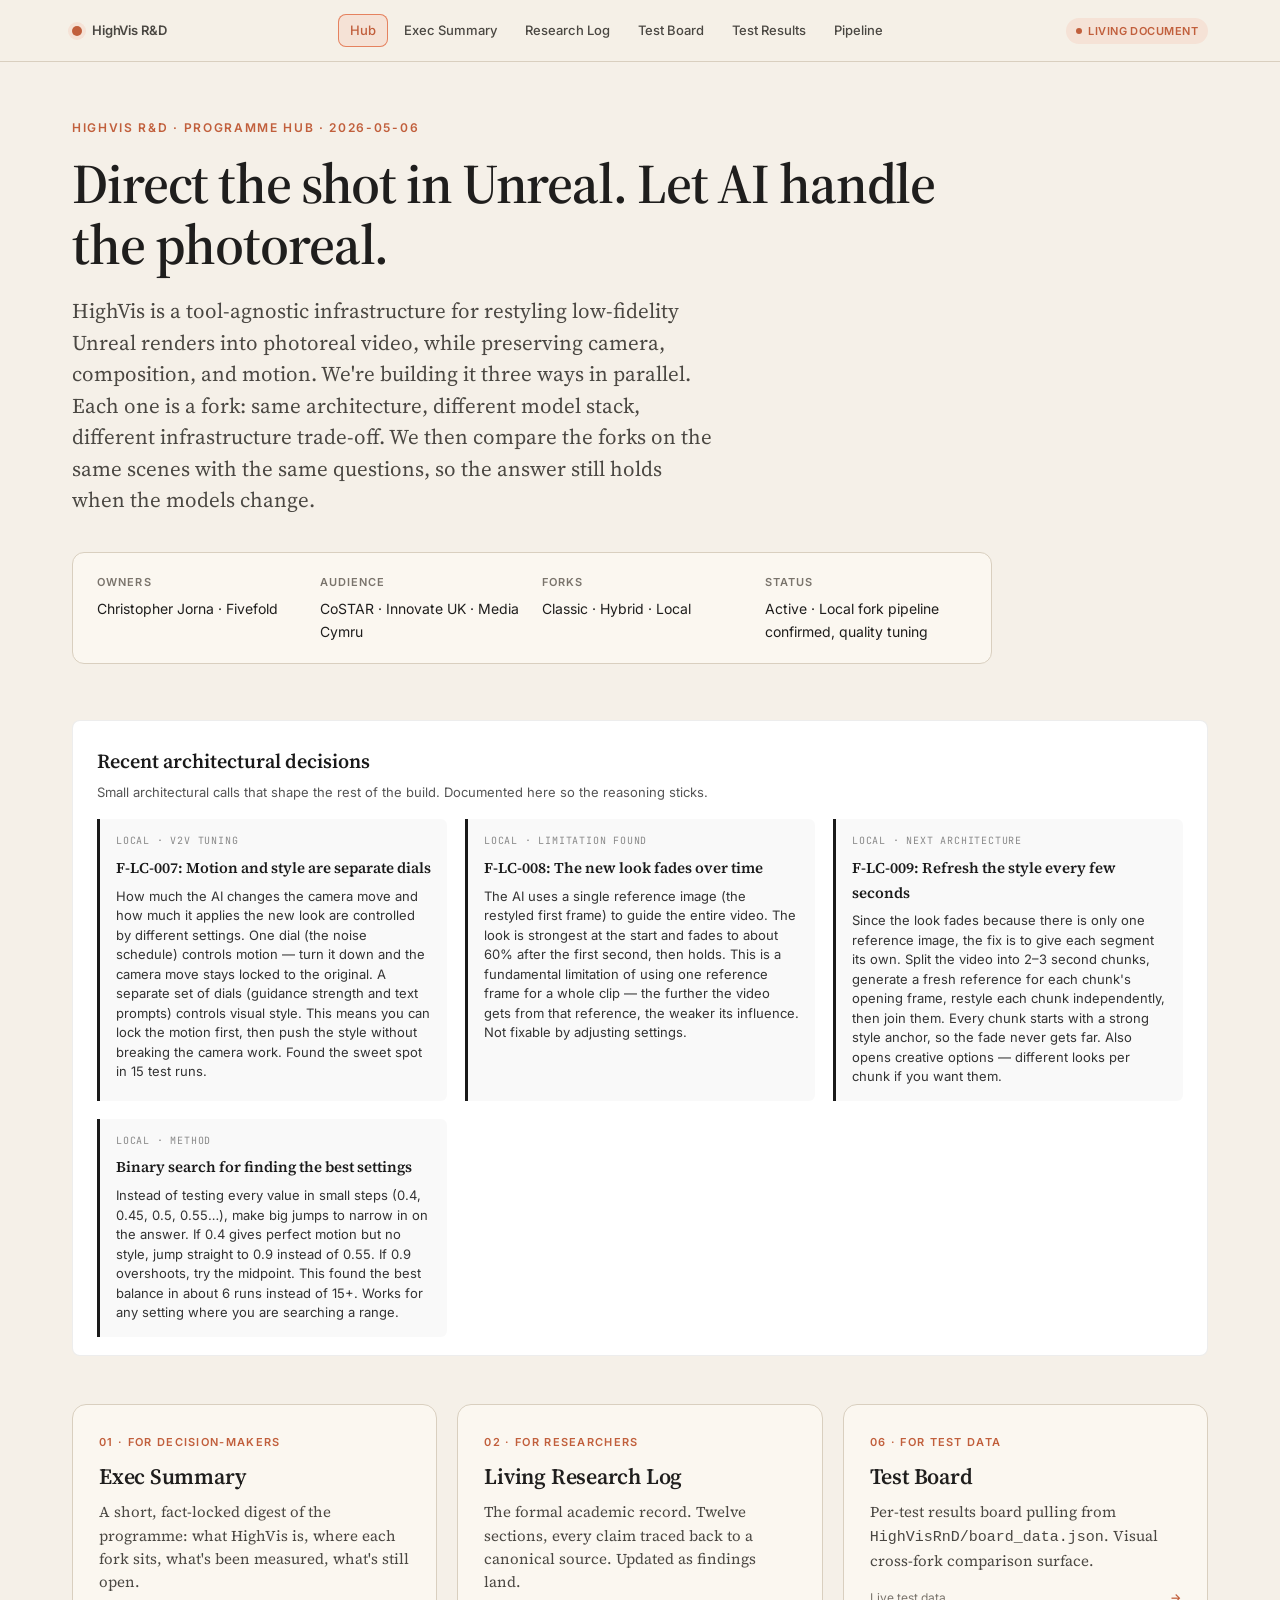
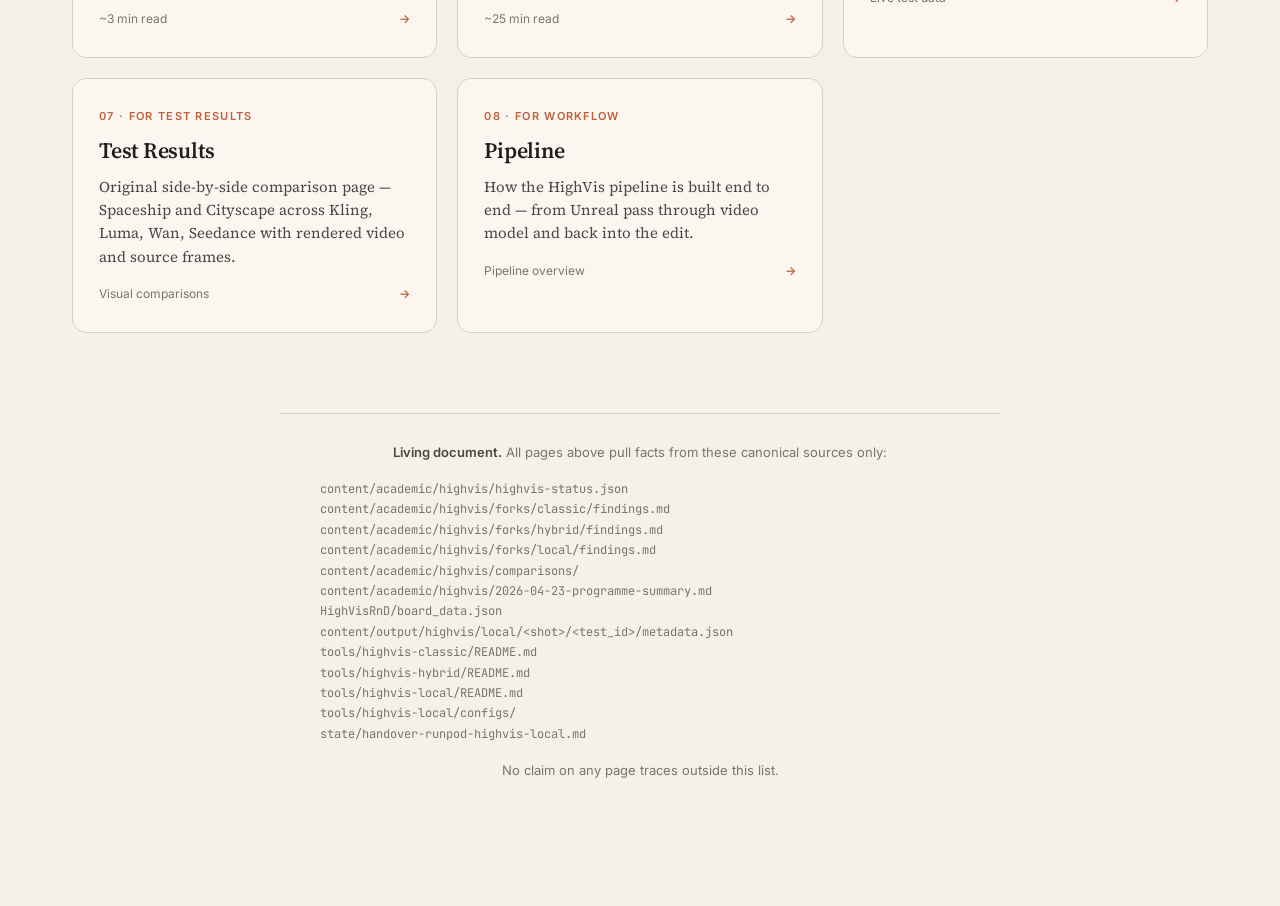
<file: index.html>
<!DOCTYPE html>
<html lang="en">
<head>
<meta charset="UTF-8">
<meta name="viewport" content="width=device-width, initial-scale=1.0">
<title>HighVis R&amp;D — Programme Hub</title>
<link rel="preconnect" href="https://fonts.googleapis.com">
<link rel="preconnect" href="https://fonts.gstatic.com" crossorigin>
<link href="https://fonts.googleapis.com/css2?family=Source+Serif+4:opsz,wght@8..60,400;8..60,500;8..60,600;8..60,700&family=Inter:wght@400;500;600&family=JetBrains+Mono:wght@400;500&display=swap" rel="stylesheet">
<link rel="stylesheet" href="highvis-shared.css">
<style>
  .decisions { margin: 8px 0 40px; padding: 24px 24px 18px; border: 1px solid rgba(26,26,26,0.08); border-radius: 8px; background: #fff; }
  .decisions-title { font-family: 'Source Serif 4', serif; font-size: 20px; font-weight: 600; color: #1a1a1a; margin-bottom: 4px; }
  .decisions-sub { font-family: 'Inter', sans-serif; font-size: 13px; color: #555; margin-bottom: 16px; }
  .decisions-grid { display: grid; grid-template-columns: repeat(auto-fit, minmax(260px, 1fr)); gap: 18px; }
  .decision { padding: 14px 16px; border-left: 3px solid #1a1a1a; background: rgba(26,26,26,0.025); border-radius: 0 6px 6px 0; }
  .decision-tag { font-family: 'JetBrains Mono', monospace; font-size: 10px; letter-spacing: 0.08em; text-transform: uppercase; color: #888; margin-bottom: 6px; }
  .decision-head { font-family: 'Source Serif 4', serif; font-size: 15px; font-weight: 600; color: #1a1a1a; margin-bottom: 6px; }
  .decision-body { font-family: 'Inter', sans-serif; font-size: 13px; line-height: 1.5; color: #333; }
  .decision-body code { font-family: 'JetBrains Mono', monospace; font-size: 12px; background: rgba(26,26,26,0.06); padding: 1px 4px; border-radius: 3px; }
</style>
</head>
<body data-page="hub">

<div class="layout layout--single">
  <main>
    <section class="hero hero--wide">
      <div class="eyebrow">HighVis R&amp;D · Programme Hub · 2026-05-06</div>
      <h1 class="title">Direct the shot in Unreal. Let AI handle the photoreal.</h1>
      <p class="subtitle">HighVis is a tool-agnostic infrastructure for restyling low-fidelity Unreal renders into photoreal video, while preserving camera, composition, and motion. We're building it three ways in parallel. Each one is a fork: same architecture, different model stack, different infrastructure trade-off. We then compare the forks on the same scenes with the same questions, so the answer still holds when the models change.</p>
      <div class="meta-grid">
        <div class="meta-item"><div class="meta-label">Owners</div><div class="meta-value">Christopher Jorna · Fivefold</div></div>
        <div class="meta-item"><div class="meta-label">Audience</div><div class="meta-value">CoSTAR · Innovate UK · Media Cymru</div></div>
        <div class="meta-item"><div class="meta-label">Forks</div><div class="meta-value">Classic · Hybrid · Local</div></div>
        <div class="meta-item"><div class="meta-label">Status</div><div class="meta-value">Active · Local fork pipeline confirmed, quality tuning</div></div>
      </div>
    </section>

    <section class="decisions" aria-label="Notable build decisions">
      <div class="decisions-title">Recent architectural decisions</div>
      <div class="decisions-sub">Small architectural calls that shape the rest of the build. Documented here so the reasoning sticks.</div>
      <div class="decisions-grid">
        <div class="decision">
          <div class="decision-tag">Local · V2V tuning</div>
          <div class="decision-head">F-LC-007: Motion and style are separate dials</div>
          <div class="decision-body">How much the AI changes the camera move and how much it applies the new look are controlled by different settings. One dial (the noise schedule) controls motion — turn it down and the camera move stays locked to the original. A separate set of dials (guidance strength and text prompts) controls visual style. This means you can lock the motion first, then push the style without breaking the camera work. Found the sweet spot in 15 test runs.</div>
        </div>
        <div class="decision">
          <div class="decision-tag">Local · limitation found</div>
          <div class="decision-head">F-LC-008: The new look fades over time</div>
          <div class="decision-body">The AI uses a single reference image (the restyled first frame) to guide the entire video. The look is strongest at the start and fades to about 60% after the first second, then holds. This is a fundamental limitation of using one reference frame for a whole clip — the further the video gets from that reference, the weaker its influence. Not fixable by adjusting settings.</div>
        </div>
        <div class="decision">
          <div class="decision-tag">Local · next architecture</div>
          <div class="decision-head">F-LC-009: Refresh the style every few seconds</div>
          <div class="decision-body">Since the look fades because there is only one reference image, the fix is to give each segment its own. Split the video into 2–3 second chunks, generate a fresh reference for each chunk's opening frame, restyle each chunk independently, then join them. Every chunk starts with a strong style anchor, so the fade never gets far. Also opens creative options — different looks per chunk if you want them.</div>
        </div>
        <div class="decision">
          <div class="decision-tag">Local · method</div>
          <div class="decision-head">Binary search for finding the best settings</div>
          <div class="decision-body">Instead of testing every value in small steps (0.4, 0.45, 0.5, 0.55…), make big jumps to narrow in on the answer. If 0.4 gives perfect motion but no style, jump straight to 0.9 instead of 0.55. If 0.9 overshoots, try the midpoint. This found the best balance in about 6 runs instead of 15+. Works for any setting where you are searching a range.</div>
        </div>
      </div>
    </section>

    <section class="hub-grid">
      <a class="hub-card" href="highvis-summary.html">
        <div class="card-eyebrow">01 · For decision-makers</div>
        <div class="card-title">Exec Summary</div>
        <div class="card-body">A short, fact-locked digest of the programme: what HighVis is, where each fork sits, what's been measured, what's still open.</div>
        <div class="card-meta">~3 min read<span class="arrow">→</span></div>
      </a>

      <a class="hub-card" href="research-log.html">
        <div class="card-eyebrow">02 · For researchers</div>
        <div class="card-title">Living Research Log</div>
        <div class="card-body">The formal academic record. Twelve sections, every claim traced back to a canonical source. Updated as findings land.</div>
        <div class="card-meta">~25 min read<span class="arrow">→</span></div>
      </a>

      <!-- Hidden pending QC: blog, social, scripts
      <a class="hub-card" href="highvis-blog.html">
        <div class="card-eyebrow">03 · For VFX practitioners</div>
        <div class="card-title">VFX Blog Series</div>
        <div class="card-body">Five posts in CJ's voice, walking through the build: why three forks, where Classic hit its ceiling, why Local exists, what's actually proven yet.</div>
        <div class="card-meta">Long-form posts · ~5 min each<span class="arrow">→</span></div>
      </a>

      <a class="hub-card" href="highvis-social.html">
        <div class="card-eyebrow">04 · For LinkedIn / X</div>
        <div class="card-title">Social Posts</div>
        <div class="card-body">Long-form LinkedIn versions and short X threads — with image suggestions ready to lift into a post.</div>
        <div class="card-meta">LinkedIn long-form + X threads<span class="arrow">→</span></div>
      </a>

      <a class="hub-card" href="highvis-scripts.html">
        <div class="card-eyebrow">05 · For video</div>
        <div class="card-title">One-Minute Scripts</div>
        <div class="card-body">Five 60-second video scripts in CJ's spoken-word voice — hook, setup, middle, payoff, CTA. Ready to record.</div>
        <div class="card-meta">60s scripts · ~150 words each<span class="arrow">→</span></div>
      </a>
      -->

      <a class="hub-card" href="board.html">
        <div class="card-eyebrow">06 · For test data</div>
        <div class="card-title">Test Board</div>
        <div class="card-body">Per-test results board pulling from <code>HighVisRnD/board_data.json</code>. Visual cross-fork comparison surface.</div>
        <div class="card-meta">Live test data<span class="arrow">→</span></div>
      </a>

      <a class="hub-card" href="comparisons.html">
        <div class="card-eyebrow">07 · For test results</div>
        <div class="card-title">Test Results</div>
        <div class="card-body">Original side-by-side comparison page — Spaceship and Cityscape across Kling, Luma, Wan, Seedance with rendered video and source frames.</div>
        <div class="card-meta">Visual comparisons<span class="arrow">→</span></div>
      </a>

      <a class="hub-card" href="pipeline.html">
        <div class="card-eyebrow">08 · For workflow</div>
        <div class="card-title">Pipeline</div>
        <div class="card-body">How the HighVis pipeline is built end to end — from Unreal pass through video model and back into the edit.</div>
        <div class="card-meta">Pipeline overview<span class="arrow">→</span></div>
      </a>
    </section>

    <div class="colophon">
      <p><strong>Living document.</strong> All pages above pull facts from these canonical sources only:</p>
      <ul>
        <li>content/academic/highvis/highvis-status.json</li>
        <li>content/academic/highvis/forks/classic/findings.md</li>
        <li>content/academic/highvis/forks/hybrid/findings.md</li>
        <li>content/academic/highvis/forks/local/findings.md</li>
        <li>content/academic/highvis/comparisons/</li>
        <li>content/academic/highvis/2026-04-23-programme-summary.md</li>
        <li>HighVisRnD/board_data.json</li>
        <li>content/output/highvis/local/&lt;shot&gt;/&lt;test_id&gt;/metadata.json</li>
        <li>tools/highvis-classic/README.md</li>
        <li>tools/highvis-hybrid/README.md</li>
        <li>tools/highvis-local/README.md</li>
        <li>tools/highvis-local/configs/</li>
        <li>state/handover-runpod-highvis-local.md</li>
      </ul>
      <p style="margin-top: 16px;">No claim on any page traces outside this list.</p>
    </div>
  </main>
</div>

<script src="highvis-nav.js"></script>
<script src="highvis-review.js" defer></script>
</body>
</html>
</file>
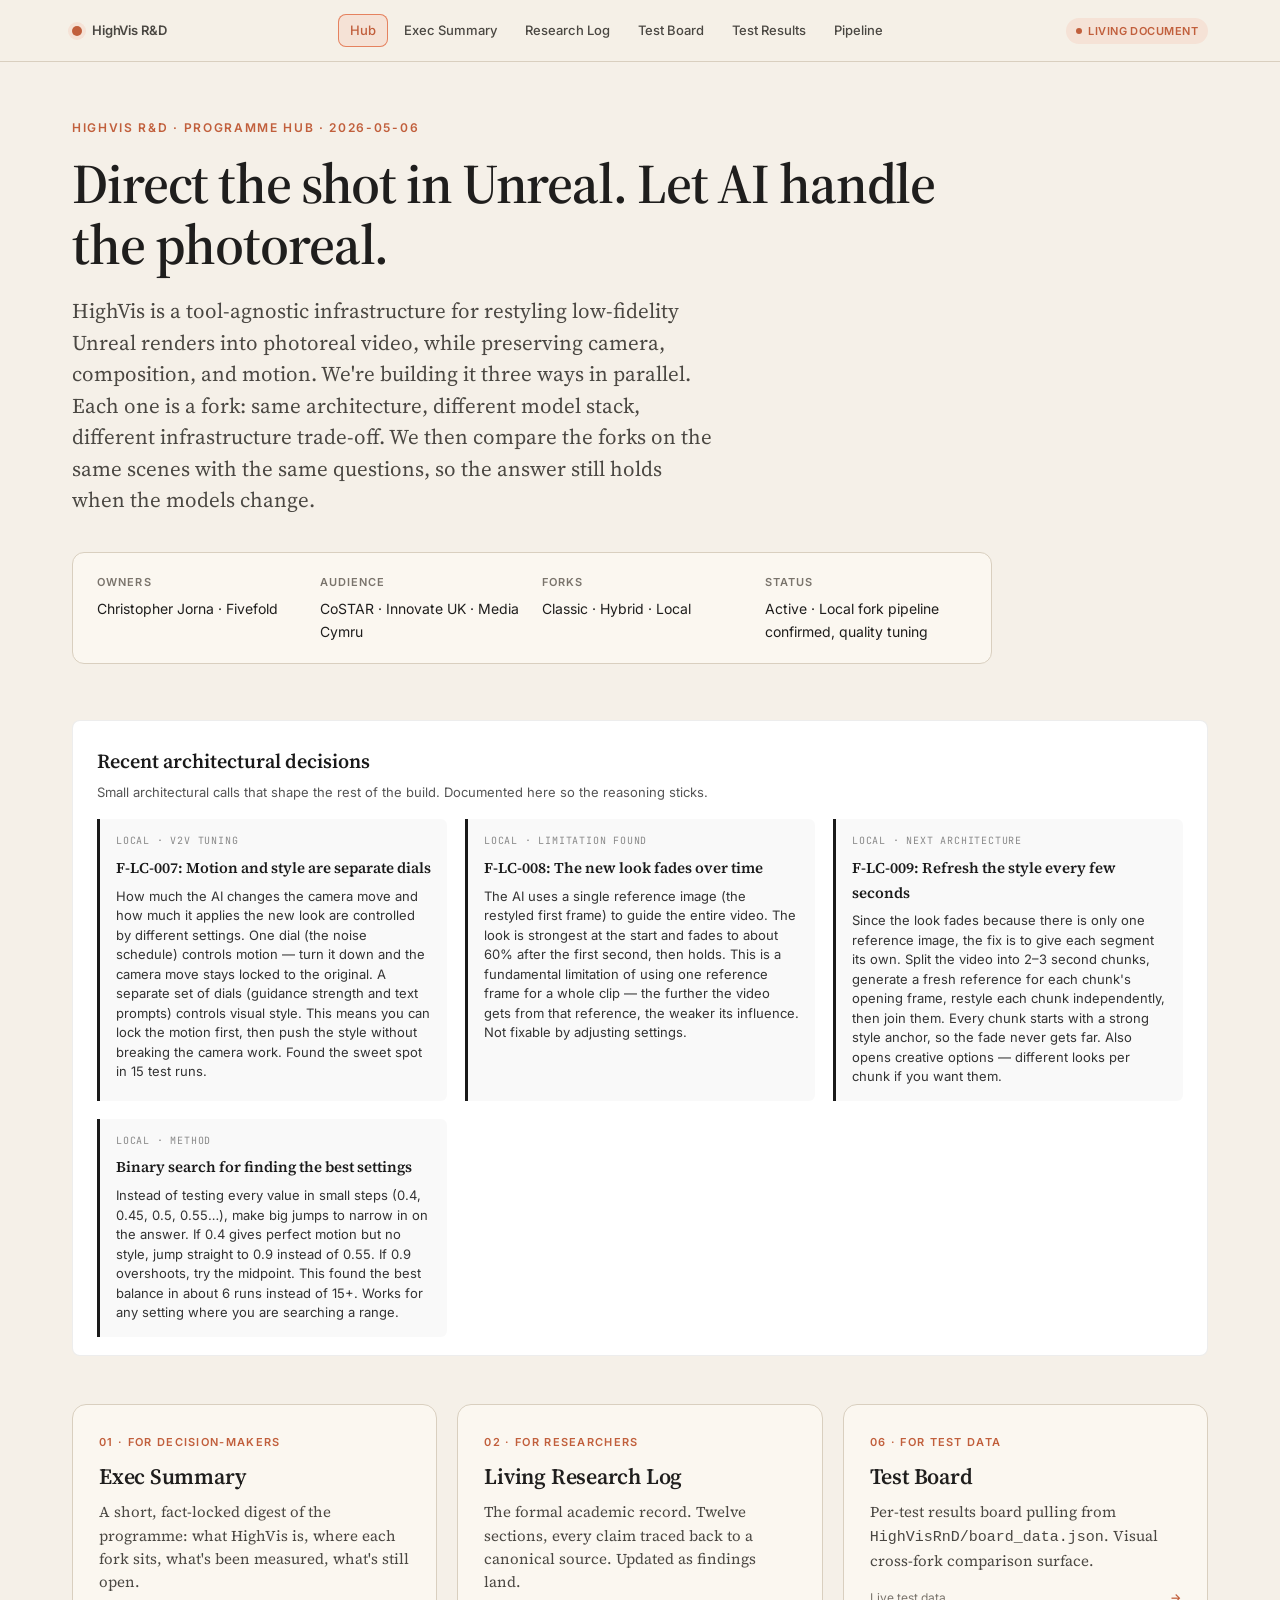
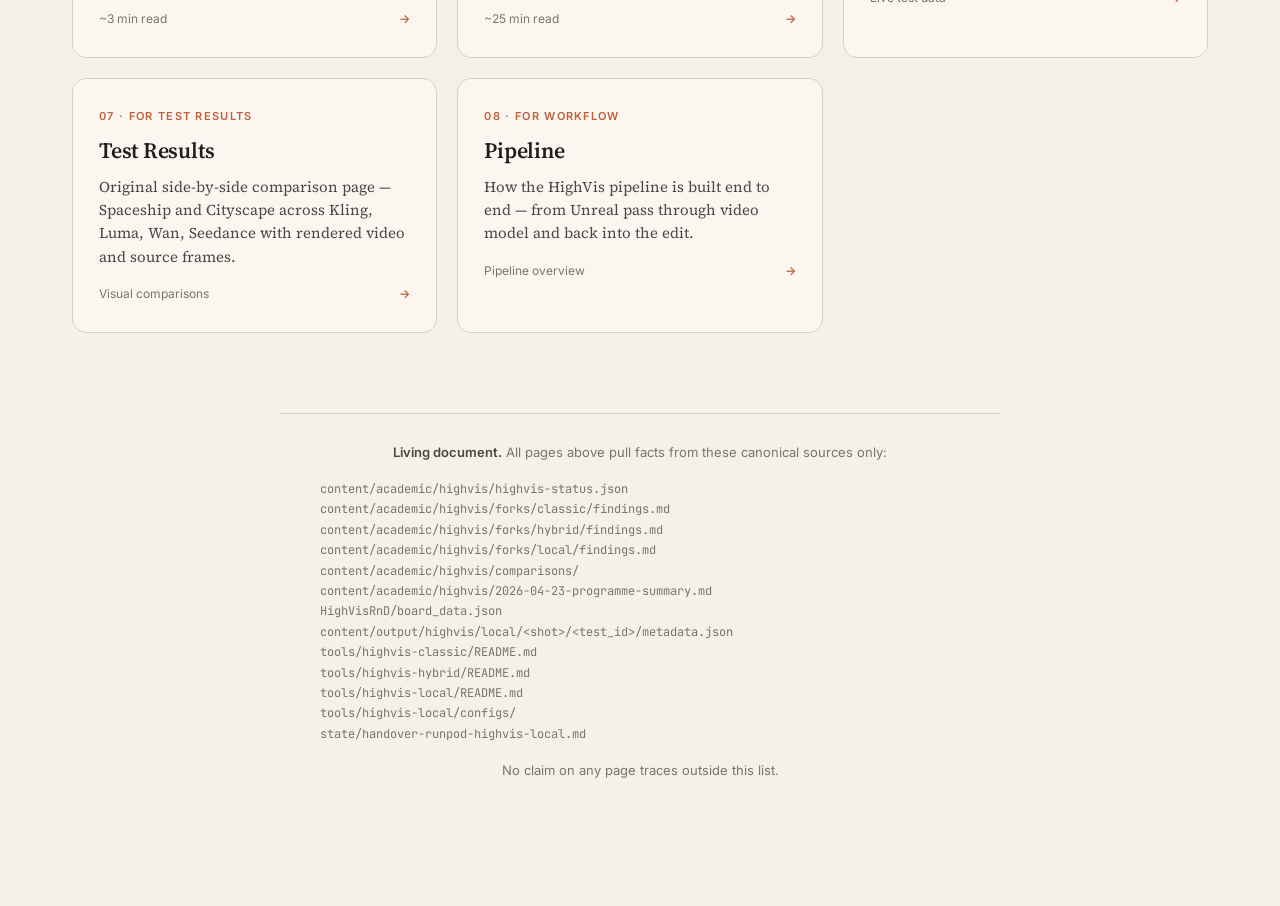
<file: highvis.html>
<!DOCTYPE html>
<html lang="en">
<head>
<meta charset="UTF-8">
<title>HighVis R&D — Fivefold</title>
<meta http-equiv="refresh" content="0; url=index.html">
<link rel="canonical" href="index.html">
<meta name="robots" content="noindex,nofollow">
</head>
<body>
<p>Redirecting to <a href="index.html">the hub</a>…</p>
<script>location.replace('index.html');</script>
</body>
</html>
</file>
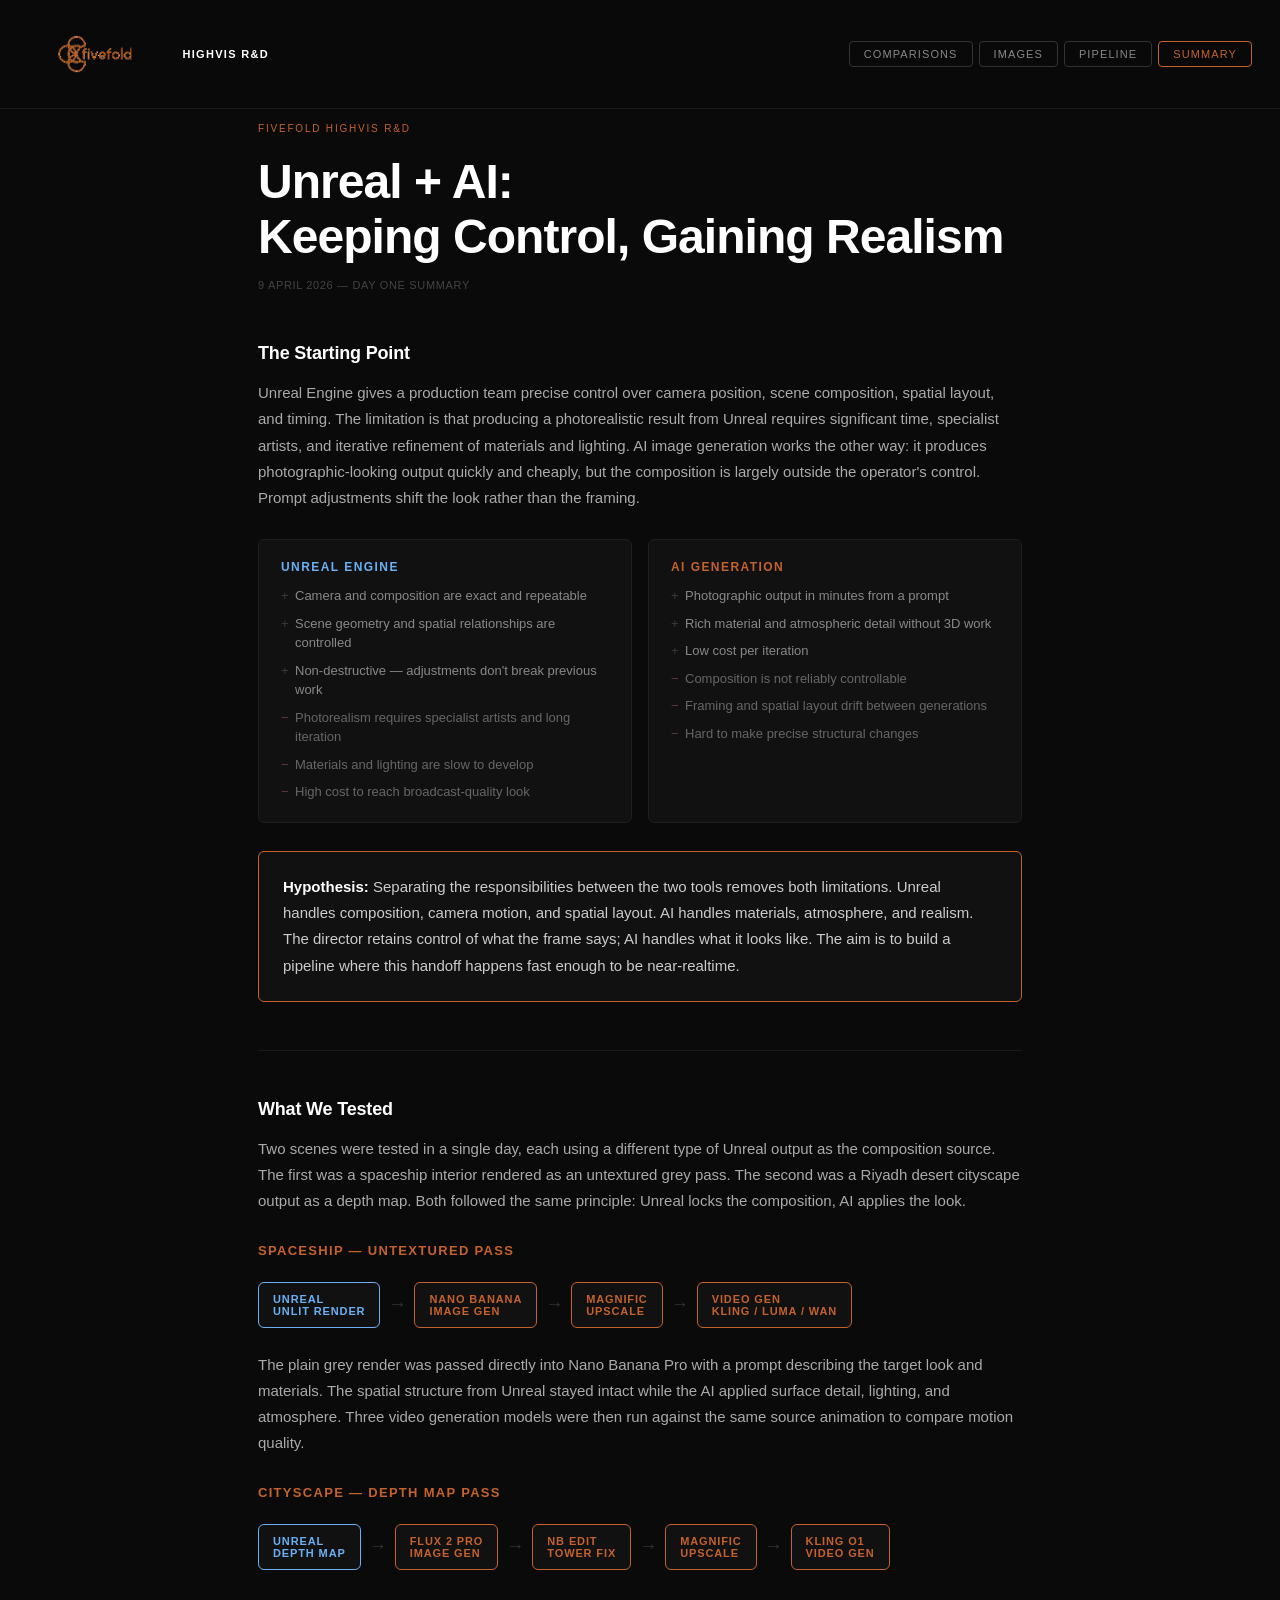
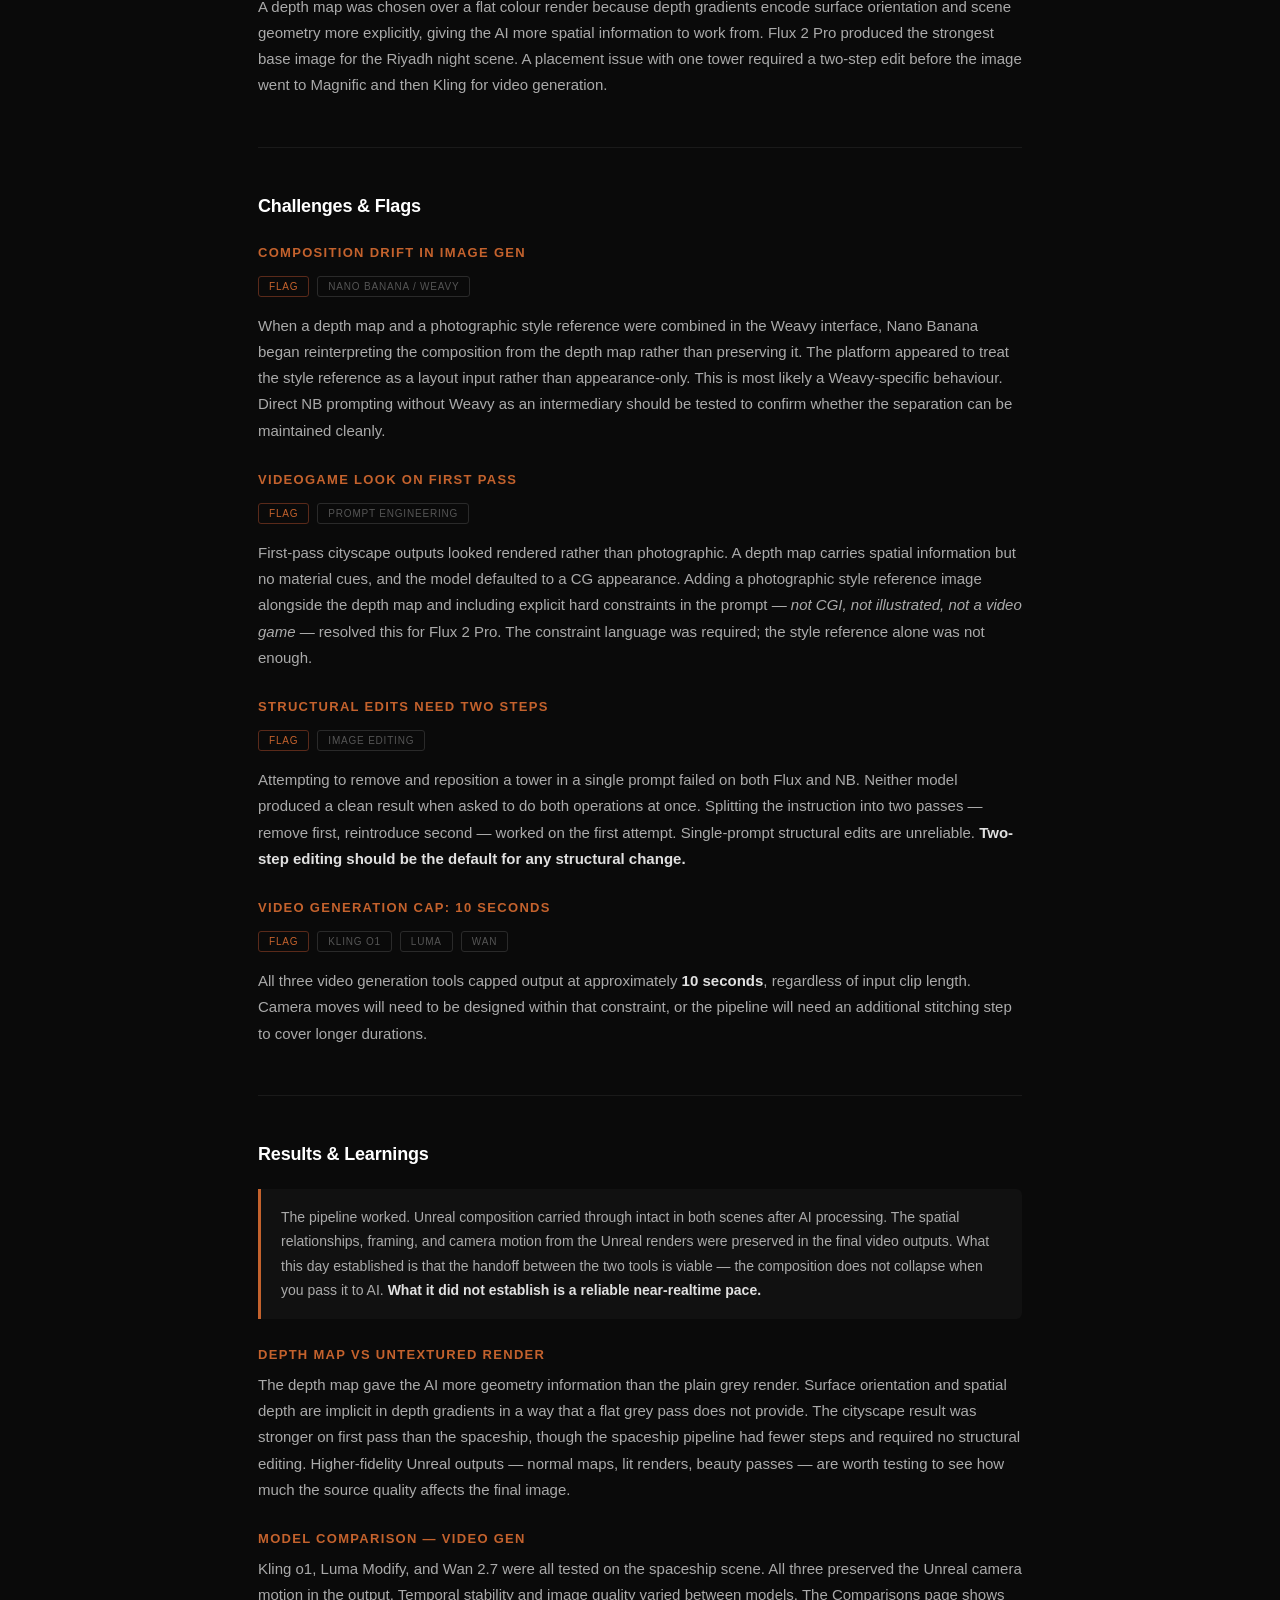
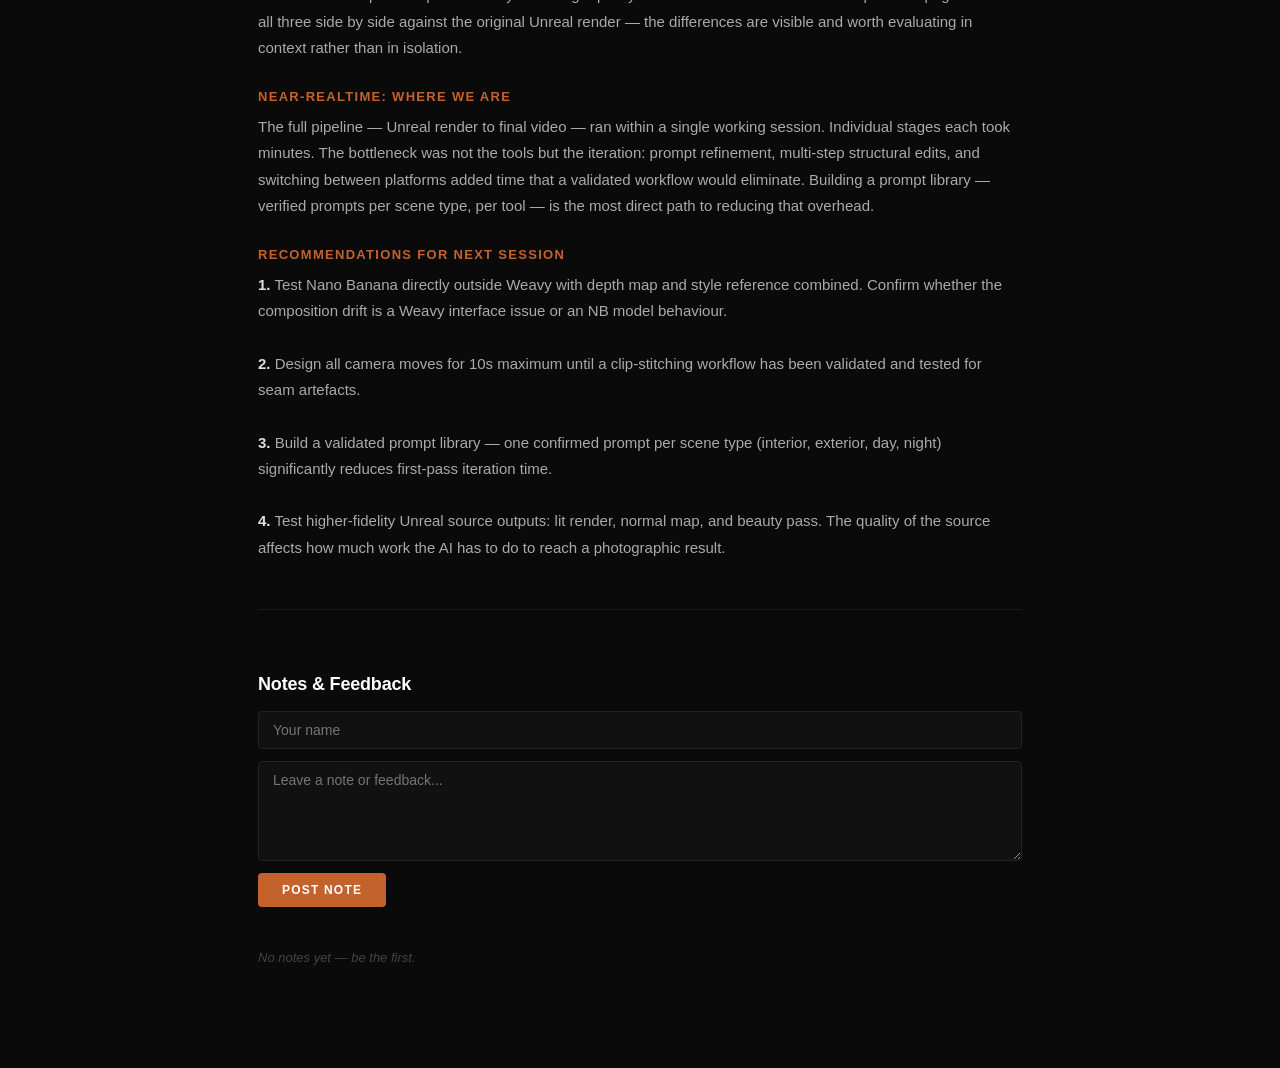
<file: writeup.html>
<!DOCTYPE html>
<html lang="en">
<head>
<meta charset="UTF-8">
<meta name="viewport" content="width=device-width, initial-scale=1.0">
<title>Summary — HighVis R&D — Fivefold</title>
<style>
* { box-sizing: border-box; margin: 0; padding: 0; }
:root { --orange: #c4622d; }

body {
  background: #0a0a0a; color: #e0e0e0;
  font-family: -apple-system, BlinkMacSystemFont, "Segoe UI", sans-serif;
}

nav {
  position: fixed; top: 0; left: 0; right: 0; z-index: 200;
  display: flex; align-items: center; justify-content: space-between;
  padding: 14px 28px;
  background: rgba(10,10,10,0.95); border-bottom: 1px solid #1a1a1a;
  backdrop-filter: blur(8px);
}
.nav-brand { display: flex; align-items: center; gap: 12px; }
.nav-brand img { height: 80px; }
.nav-brand span { font-size: 11px; font-weight: 600; letter-spacing: 0.12em; text-transform: uppercase; color: #fff; }
.nav-links { display: flex; gap: 6px; }
.nav-link {
  font-size: 11px; text-transform: uppercase; letter-spacing: 0.1em;
  color: #888; text-decoration: none; padding: 6px 14px;
  border: 1px solid #333; border-radius: 4px; transition: all 0.15s;
}
.nav-link:hover { color: #fff; border-color: #555; }
.nav-link.active { color: var(--orange); border-color: var(--orange); }

main { max-width: 820px; margin: 0 auto; padding: 120px 28px 80px; }

.eyebrow {
  font-size: 10px; text-transform: uppercase; letter-spacing: 0.18em;
  color: var(--orange); margin-bottom: 16px;
}
h1 {
  font-size: clamp(28px, 4vw, 48px); font-weight: 700; color: #fff;
  letter-spacing: -0.02em; line-height: 1.15; margin-bottom: 12px;
}
.dateline {
  font-size: 11px; color: #444; letter-spacing: 0.06em;
  text-transform: uppercase; margin-bottom: 48px;
}
h2 { font-size: 18px; font-weight: 600; color: #fff; margin: 48px 0 16px; letter-spacing: -0.01em; }
h3 { font-size: 13px; font-weight: 600; color: var(--orange); text-transform: uppercase; letter-spacing: 0.1em; margin: 28px 0 10px; }
p { font-size: 15px; line-height: 1.75; color: #aaa; margin-bottom: 18px; }
p strong { color: #e0e0e0; font-weight: 600; }
.divider { border: none; border-top: 1px solid #1a1a1a; margin: 48px 0; }

/* ── Two-column hypothesis ── */
.two-col {
  display: grid; grid-template-columns: 1fr 1fr; gap: 16px; margin: 28px 0;
}
.col-card {
  background: #111; border: 1px solid #1e1e1e; border-radius: 6px; padding: 20px 22px;
}
.col-card h4 { font-size: 12px; font-weight: 700; text-transform: uppercase; letter-spacing: 0.12em; margin-bottom: 12px; }
.col-card.unreal h4 { color: #6ab0f5; }
.col-card.ai h4 { color: var(--orange); }
.col-card ul { list-style: none; display: flex; flex-direction: column; gap: 8px; }
.col-card li { font-size: 13px; color: #888; padding-left: 14px; position: relative; line-height: 1.5; }
.col-card li::before { content: "+"; position: absolute; left: 0; color: #3a3a3a; }
.col-card.unreal li.con::before { content: "−"; color: #5a3a3a; }
.col-card.ai li.con::before { content: "−"; color: #5a3a3a; }
.col-card li.con { color: #666; }

.hypothesis {
  background: #111; border: 1px solid var(--orange); border-radius: 6px;
  padding: 22px 24px; margin: 28px 0;
}
.hypothesis p { margin: 0; font-size: 15px; color: #ccc; }
.hypothesis p strong { color: #fff; }

/* ── Pipeline steps ── */
.pipeline { display: flex; align-items: center; gap: 0; flex-wrap: wrap; margin: 24px 0; }
.pipe-step {
  background: #111; border: 1px solid #222; border-radius: 6px;
  padding: 10px 14px; font-size: 11px; font-weight: 600;
  color: #ccc; text-transform: uppercase; letter-spacing: 0.08em; white-space: nowrap;
}
.pipe-step.ue { border-color: #6ab0f5; color: #6ab0f5; }
.pipe-step.ai { border-color: var(--orange); color: var(--orange); }
.pipe-arrow { color: #333; font-size: 18px; padding: 0 8px; flex-shrink: 0; }

/* ── Tags ── */
.tag-row { display: flex; gap: 8px; flex-wrap: wrap; margin: 16px 0; }
.tag { font-size: 10px; padding: 4px 10px; border-radius: 3px; border: 1px solid #2a2a2a; color: #555; text-transform: uppercase; letter-spacing: 0.08em; }
.tag.flag { border-color: #5a2a1a; color: #c4622d; }
.tag.win  { border-color: #1a3a2a; color: #4a9a6a; }

/* ── Callout ── */
.callout { border-left: 3px solid var(--orange); background: #111; padding: 16px 20px; border-radius: 0 6px 6px 0; margin: 24px 0; }
.callout p { margin: 0; font-size: 14px; }

/* ── Comments ── */
#comments { margin-top: 64px; }
#comments h2 { margin-top: 0; }
.comment-form { display: flex; flex-direction: column; gap: 12px; margin-bottom: 40px; }
.comment-form input,
.comment-form textarea {
  background: #111; border: 1px solid #222; color: #e0e0e0;
  font-family: inherit; font-size: 14px; padding: 10px 14px;
  border-radius: 4px; outline: none; resize: vertical; transition: border-color 0.15s;
}
.comment-form input:focus, .comment-form textarea:focus { border-color: var(--orange); }
.comment-form textarea { min-height: 100px; }
.comment-form button {
  background: var(--orange); color: #fff; border: none;
  font-family: inherit; font-size: 12px; font-weight: 700;
  text-transform: uppercase; letter-spacing: 0.1em;
  padding: 10px 24px; border-radius: 4px; cursor: pointer;
  align-self: flex-start; transition: opacity 0.15s;
}
.comment-form button:hover { opacity: 0.85; }
.comment-list { display: flex; flex-direction: column; gap: 16px; }
.comment-item { background: #111; border: 1px solid #1a1a1a; border-radius: 6px; padding: 16px 20px; }
.comment-meta { display: flex; justify-content: space-between; align-items: center; margin-bottom: 8px; }
.comment-author { font-size: 12px; font-weight: 600; color: #ccc; }
.comment-date   { font-size: 11px; color: #444; }
.comment-text   { font-size: 14px; line-height: 1.6; color: #999; }
.no-comments    { font-size: 13px; color: #444; font-style: italic; }

@media (max-width: 640px) {
  nav { padding: 10px 14px; }
  .nav-brand img { height: 44px; }
  .nav-brand span { display: none; }
  .nav-link { padding: 5px 10px; font-size: 10px; }
  main { padding: 80px 16px 60px; }
  .two-col { grid-template-columns: 1fr; }
  .pipeline { gap: 4px; }
  .pipe-arrow { padding: 0 4px; font-size: 14px; }
}
</style>
</head>
<body>

<nav>
  <div class="nav-brand">
    <img src="assets/fivefold-logo-transparent.png" alt="Fivefold">
    <span>HighVis R&D</span>
  </div>
  <div class="nav-links">
    <a href="index.html" class="nav-link">Comparisons</a>
    <a href="images.html" class="nav-link">Images</a>
    <a href="pipeline.html" class="nav-link">Pipeline</a>
    <a href="writeup.html" class="nav-link active">Summary</a>
  </div>
</nav>

<main>

  <p class="eyebrow">Fivefold HighVis R&D</p>
  <h1>Unreal + AI:<br>Keeping Control, Gaining Realism</h1>
  <p class="dateline">9 April 2026 &mdash; Day One Summary</p>

  <!-- ── The Hypothesis ── -->
  <h2>The Starting Point</h2>

  <p>
    Unreal Engine gives a production team precise control over camera position, scene composition,
    spatial layout, and timing. The limitation is that producing a photorealistic result from
    Unreal requires significant time, specialist artists, and iterative refinement of materials
    and lighting. AI image generation works the other way: it produces photographic-looking
    output quickly and cheaply, but the composition is largely outside the operator's control.
    Prompt adjustments shift the look rather than the framing.
  </p>

  <div class="two-col">
    <div class="col-card unreal">
      <h4>Unreal Engine</h4>
      <ul>
        <li>Camera and composition are exact and repeatable</li>
        <li>Scene geometry and spatial relationships are controlled</li>
        <li>Non-destructive — adjustments don't break previous work</li>
        <li class="con">Photorealism requires specialist artists and long iteration</li>
        <li class="con">Materials and lighting are slow to develop</li>
        <li class="con">High cost to reach broadcast-quality look</li>
      </ul>
    </div>
    <div class="col-card ai">
      <h4>AI Generation</h4>
      <ul>
        <li>Photographic output in minutes from a prompt</li>
        <li>Rich material and atmospheric detail without 3D work</li>
        <li>Low cost per iteration</li>
        <li class="con">Composition is not reliably controllable</li>
        <li class="con">Framing and spatial layout drift between generations</li>
        <li class="con">Hard to make precise structural changes</li>
      </ul>
    </div>
  </div>

  <div class="hypothesis">
    <p>
      <strong>Hypothesis:</strong> Separating the responsibilities between the two tools removes both limitations.
      Unreal handles composition, camera motion, and spatial layout. AI handles materials, atmosphere, and realism.
      The director retains control of what the frame says; AI handles what it looks like.
      The aim is to build a pipeline where this handoff happens fast enough to be near-realtime.
    </p>
  </div>

  <hr class="divider">

  <!-- ── What We Tested ── -->
  <h2>What We Tested</h2>

  <p>
    Two scenes were tested in a single day, each using a different type of Unreal output as
    the composition source. The first was a spaceship interior rendered as an untextured grey pass.
    The second was a Riyadh desert cityscape output as a depth map.
    Both followed the same principle: Unreal locks the composition, AI applies the look.
  </p>

  <h3>Spaceship — Untextured Pass</h3>
  <div class="pipeline">
    <div class="pipe-step ue">Unreal<br>Unlit Render</div>
    <span class="pipe-arrow">&rarr;</span>
    <div class="pipe-step ai">Nano Banana<br>Image Gen</div>
    <span class="pipe-arrow">&rarr;</span>
    <div class="pipe-step ai">Magnific<br>Upscale</div>
    <span class="pipe-arrow">&rarr;</span>
    <div class="pipe-step ai">Video Gen<br>Kling / Luma / Wan</div>
  </div>
  <p>
    The plain grey render was passed directly into Nano Banana Pro with a prompt describing
    the target look and materials. The spatial structure from Unreal stayed intact while the
    AI applied surface detail, lighting, and atmosphere. Three video generation models were
    then run against the same source animation to compare motion quality.
  </p>

  <h3>Cityscape — Depth Map Pass</h3>
  <div class="pipeline">
    <div class="pipe-step ue">Unreal<br>Depth Map</div>
    <span class="pipe-arrow">&rarr;</span>
    <div class="pipe-step ai">Flux 2 Pro<br>Image Gen</div>
    <span class="pipe-arrow">&rarr;</span>
    <div class="pipe-step ai">NB Edit<br>Tower fix</div>
    <span class="pipe-arrow">&rarr;</span>
    <div class="pipe-step ai">Magnific<br>Upscale</div>
    <span class="pipe-arrow">&rarr;</span>
    <div class="pipe-step ai">Kling o1<br>Video Gen</div>
  </div>
  <p>
    A depth map was chosen over a flat colour render because depth gradients encode surface
    orientation and scene geometry more explicitly, giving the AI more spatial information to
    work from. Flux 2 Pro produced the strongest base image for the Riyadh night scene.
    A placement issue with one tower required a two-step edit before the image went to
    Magnific and then Kling for video generation.
  </p>

  <hr class="divider">

  <!-- ── Challenges ── -->
  <h2>Challenges &amp; Flags</h2>

  <h3>Composition Drift in Image Gen</h3>
  <div class="tag-row"><span class="tag flag">Flag</span><span class="tag">Nano Banana / Weavy</span></div>
  <p>
    When a depth map and a photographic style reference were combined in the Weavy interface,
    Nano Banana began reinterpreting the composition from the depth map rather than preserving it.
    The platform appeared to treat the style reference as a layout input rather than appearance-only.
    This is most likely a Weavy-specific behaviour. Direct NB prompting without Weavy as an intermediary
    should be tested to confirm whether the separation can be maintained cleanly.
  </p>

  <h3>Videogame Look on First Pass</h3>
  <div class="tag-row"><span class="tag flag">Flag</span><span class="tag">Prompt Engineering</span></div>
  <p>
    First-pass cityscape outputs looked rendered rather than photographic. A depth map carries
    spatial information but no material cues, and the model defaulted to a CG appearance.
    Adding a photographic style reference image alongside the depth map and including explicit
    hard constraints in the prompt — <em>not CGI, not illustrated, not a video game</em> —
    resolved this for Flux 2 Pro. The constraint language was required; the style reference alone
    was not enough.
  </p>

  <h3>Structural Edits Need Two Steps</h3>
  <div class="tag-row"><span class="tag flag">Flag</span><span class="tag">Image Editing</span></div>
  <p>
    Attempting to remove and reposition a tower in a single prompt failed on both Flux and NB.
    Neither model produced a clean result when asked to do both operations at once.
    Splitting the instruction into two passes — remove first, reintroduce second — worked on
    the first attempt. Single-prompt structural edits are unreliable.
    <strong>Two-step editing should be the default for any structural change.</strong>
  </p>

  <h3>Video Generation Cap: 10 Seconds</h3>
  <div class="tag-row"><span class="tag flag">Flag</span><span class="tag">Kling o1</span><span class="tag">Luma</span><span class="tag">Wan</span></div>
  <p>
    All three video generation tools capped output at approximately <strong>10 seconds</strong>,
    regardless of input clip length. Camera moves will need to be designed within that constraint,
    or the pipeline will need an additional stitching step to cover longer durations.
  </p>

  <hr class="divider">

  <!-- ── Results & Learnings ── -->
  <h2>Results &amp; Learnings</h2>

  <div class="callout">
    <p>
      The pipeline worked. Unreal composition carried through intact in both scenes after AI processing.
      The spatial relationships, framing, and camera motion from the Unreal renders were preserved
      in the final video outputs. What this day established is that the handoff between the two tools
      is viable — the composition does not collapse when you pass it to AI.
      <strong>What it did not establish is a reliable near-realtime pace.</strong>
    </p>
  </div>

  <h3>Depth Map vs Untextured Render</h3>
  <p>
    The depth map gave the AI more geometry information than the plain grey render.
    Surface orientation and spatial depth are implicit in depth gradients in a way that a flat
    grey pass does not provide. The cityscape result was stronger on first pass than the spaceship,
    though the spaceship pipeline had fewer steps and required no structural editing.
    Higher-fidelity Unreal outputs — normal maps, lit renders, beauty passes — are worth testing
    to see how much the source quality affects the final image.
  </p>

  <h3>Model Comparison — Video Gen</h3>
  <p>
    Kling o1, Luma Modify, and Wan 2.7 were all tested on the spaceship scene.
    All three preserved the Unreal camera motion in the output. Temporal stability and image
    quality varied between models. The Comparisons page shows all three side by side against
    the original Unreal render — the differences are visible and worth evaluating in context
    rather than in isolation.
  </p>

  <h3>Near-Realtime: Where We Are</h3>
  <p>
    The full pipeline — Unreal render to final video — ran within a single working session.
    Individual stages each took minutes. The bottleneck was not the tools but the iteration:
    prompt refinement, multi-step structural edits, and switching between platforms added time
    that a validated workflow would eliminate. Building a prompt library — verified prompts
    per scene type, per tool — is the most direct path to reducing that overhead.
  </p>

  <h3>Recommendations for Next Session</h3>
  <p>
    <strong>1.</strong> Test Nano Banana directly outside Weavy with depth map and style reference combined. Confirm whether the composition drift is a Weavy interface issue or an NB model behaviour.<br><br>
    <strong>2.</strong> Design all camera moves for 10s maximum until a clip-stitching workflow has been validated and tested for seam artefacts.<br><br>
    <strong>3.</strong> Build a validated prompt library — one confirmed prompt per scene type (interior, exterior, day, night) significantly reduces first-pass iteration time.<br><br>
    <strong>4.</strong> Test higher-fidelity Unreal source outputs: lit render, normal map, and beauty pass. The quality of the source affects how much work the AI has to do to reach a photographic result.
  </p>

  <hr class="divider">

  <!-- ── Comments ── -->
  <section id="comments">
    <h2>Notes &amp; Feedback</h2>

    <form class="comment-form" id="comment-form">
      <input type="text" id="c-name" placeholder="Your name" maxlength="60" required>
      <textarea id="c-text" placeholder="Leave a note or feedback..." maxlength="1000" required></textarea>
      <button type="submit">Post note</button>
    </form>

    <div class="comment-list" id="comment-list">
      <p class="no-comments">No notes yet — be the first.</p>
    </div>
  </section>

</main>

<script>
const STORAGE_KEY = "highvis_comments_v1";
function loadComments() {
  try { return JSON.parse(localStorage.getItem(STORAGE_KEY) || "[]"); } catch { return []; }
}
function saveComments(c) { localStorage.setItem(STORAGE_KEY, JSON.stringify(c)); }
function formatDate(ts) {
  return new Date(ts).toLocaleString("en-GB", {
    day: "2-digit", month: "short", year: "numeric",
    hour: "2-digit", minute: "2-digit"
  });
}
function escHtml(s) {
  return s.replace(/&/g,"&amp;").replace(/</g,"&lt;").replace(/>/g,"&gt;").replace(/"/g,"&quot;");
}
function renderComments() {
  const list = document.getElementById("comment-list");
  const comments = loadComments();
  if (!comments.length) {
    list.innerHTML = '<p class="no-comments">No notes yet — be the first.</p>';
    return;
  }
  list.innerHTML = comments.slice().reverse().map(c => `
    <div class="comment-item">
      <div class="comment-meta">
        <span class="comment-author">${escHtml(c.name)}</span>
        <span class="comment-date">${formatDate(c.ts)}</span>
      </div>
      <p class="comment-text">${escHtml(c.text).replace(/\n/g,"<br>")}</p>
    </div>
  `).join("");
}
document.getElementById("comment-form").addEventListener("submit", function(e) {
  e.preventDefault();
  const name = document.getElementById("c-name").value.trim();
  const text = document.getElementById("c-text").value.trim();
  if (!name || !text) return;
  const comments = loadComments();
  comments.push({ name, text, ts: Date.now() });
  saveComments(comments);
  this.reset();
  renderComments();
});
renderComments();
</script>
</body>
</html>
</file>
<file: highvis-shared.css>
/* ─────────────────────────────────────────────────────────────
   HighVis shared stylesheet — Claude design system
   Used by: highvis.html, highvis-summary.html, research-log.html,
            highvis-blog.html, highvis-social.html, highvis-scripts.html
   ───────────────────────────────────────────────────────────── */

* { box-sizing: border-box; margin: 0; padding: 0; }

:root {
  --bg: #F5F0E8;
  --bg-deep: #EFE7DA;
  --surface: #FBF7F0;
  --ink: #1F1E1D;
  --ink-soft: #4A4742;
  --ink-muted: #7A746C;
  --rule: #D9CFBF;
  --accent: #C15F3C;
  --accent-soft: #E5825F;
  --accent-bg: #F5E2D6;
  --code-bg: #EFE7DA;
  --serif: 'Source Serif 4', 'Iowan Old Style', 'Apple Garamond', Georgia, serif;
  --sans: 'Inter', -apple-system, 'Segoe UI', sans-serif;
  --mono: 'JetBrains Mono', 'SF Mono', Menlo, Consolas, monospace;
}

html { scroll-behavior: smooth; }
body {
  background: var(--bg);
  color: var(--ink);
  font-family: var(--serif);
  font-size: 18px;
  line-height: 1.65;
  -webkit-font-smoothing: antialiased;
  -moz-osx-font-smoothing: grayscale;
}

/* ── Top bar ───────────────────────────────────────────────── */
.topbar {
  position: sticky; top: 0; z-index: 50;
  background: rgba(245, 240, 232, 0.92);
  backdrop-filter: saturate(180%) blur(12px);
  -webkit-backdrop-filter: saturate(180%) blur(12px);
  border-bottom: 1px solid var(--rule);
}
.topbar-inner {
  max-width: 1200px; margin: 0 auto;
  display: flex; align-items: center; justify-content: space-between;
  padding: 14px 32px;
  font-family: var(--sans); font-size: 13px;
  gap: 24px; flex-wrap: wrap;
}
.topbar a { color: var(--ink-soft); text-decoration: none; }
.topbar a:hover { color: var(--accent); }
.brand {
  font-weight: 600; letter-spacing: -0.01em; color: var(--ink);
  display: flex; align-items: center; gap: 10px; flex-shrink: 0;
}
.brand-dot {
  width: 10px; height: 10px; border-radius: 50%;
  background: var(--accent);
  box-shadow: 0 0 0 4px var(--accent-bg);
}
.topbar-nav {
  display: flex; gap: 4px; flex-wrap: wrap; align-items: center;
}
.topbar-nav a {
  display: inline-block;
  padding: 6px 12px; border-radius: 8px;
  color: var(--ink-soft); font-weight: 500;
  transition: all 0.15s;
}
.topbar-nav a:hover { background: var(--surface); color: var(--accent); }
.topbar-nav a.active {
  background: var(--accent-bg); color: var(--accent);
  box-shadow: inset 0 0 0 1px var(--accent-soft);
}
.topbar-pill {
  display: inline-flex; align-items: center; gap: 6px;
  padding: 4px 10px; border-radius: 999px;
  background: var(--accent-bg); color: var(--accent);
  font-size: 11px; font-weight: 600; letter-spacing: 0.04em; text-transform: uppercase;
  flex-shrink: 0;
}
.pulse {
  width: 6px; height: 6px; border-radius: 50%;
  background: var(--accent);
  animation: pulse 2s ease-in-out infinite;
}
@keyframes pulse {
  0%, 100% { opacity: 1; }
  50%      { opacity: 0.4; }
}

/* ── Layout (article + TOC) ────────────────────────────────── */
.layout {
  max-width: 1200px; margin: 0 auto;
  display: grid; grid-template-columns: minmax(0, 1fr) 240px;
  gap: 64px;
  padding: 56px 32px 96px;
}
.layout--single { grid-template-columns: minmax(0, 1fr); }
@media (max-width: 960px) {
  .layout { grid-template-columns: 1fr; gap: 0; padding: 32px 20px 64px; }
  .toc { display: none; }
}

/* ── Hero ──────────────────────────────────────────────────── */
.hero { margin-bottom: 56px; max-width: 720px; }
.hero--wide { max-width: 920px; }
.eyebrow {
  font-family: var(--sans); font-size: 12px; font-weight: 600;
  text-transform: uppercase; letter-spacing: 0.14em;
  color: var(--accent); margin-bottom: 16px;
}
h1.title {
  font-family: var(--serif); font-weight: 600;
  font-size: clamp(36px, 5vw, 56px);
  line-height: 1.08; letter-spacing: -0.02em;
  color: var(--ink); margin-bottom: 20px;
}
.subtitle {
  font-size: 21px; line-height: 1.5; color: var(--ink-soft);
  max-width: 640px;
}
.meta-grid {
  display: grid; grid-template-columns: repeat(auto-fit, minmax(180px, 1fr));
  gap: 20px; margin-top: 36px;
  padding: 20px 24px; border: 1px solid var(--rule); border-radius: 12px;
  background: var(--surface);
}
.meta-item .meta-label {
  font-family: var(--sans); font-size: 11px; font-weight: 600;
  text-transform: uppercase; letter-spacing: 0.1em;
  color: var(--ink-muted); margin-bottom: 6px;
}
.meta-item .meta-value {
  font-family: var(--sans); font-size: 14px; color: var(--ink);
}

/* ── Article body (markdown rendered) ──────────────────────── */
article { max-width: 720px; }
article.article--wide { max-width: 880px; }

article h2 {
  font-family: var(--serif); font-weight: 600;
  font-size: clamp(26px, 3vw, 32px);
  letter-spacing: -0.015em; line-height: 1.2;
  color: var(--ink);
  margin: 64px 0 12px;
  padding-top: 24px;
  border-top: 1px solid var(--rule);
  scroll-margin-top: 84px;
}
article h2:first-child { border-top: none; padding-top: 0; margin-top: 0; }

article h3 {
  font-family: var(--serif); font-weight: 600;
  font-size: 19px; letter-spacing: -0.005em;
  color: var(--accent);
  margin: 36px 0 12px;
  scroll-margin-top: 84px;
}

article h4 {
  font-family: var(--sans); font-weight: 600;
  font-size: 15px; letter-spacing: 0.005em;
  color: var(--ink);
  margin: 28px 0 8px;
}

article p { margin-bottom: 18px; color: var(--ink); }
article p strong { color: var(--ink); font-weight: 600; }

article a {
  color: var(--accent); text-decoration: none;
  border-bottom: 1px solid var(--accent-soft);
  transition: all 0.15s;
}
article a:hover { background: var(--accent-bg); border-bottom-color: var(--accent); }

article ul, article ol { margin: 0 0 22px 24px; }
article li { margin-bottom: 8px; }
article li::marker { color: var(--accent); }

article hr { border: none; height: 1px; background: var(--rule); margin: 48px 0; }

/* code & pre */
article code {
  font-family: var(--mono); font-size: 0.86em;
  background: var(--code-bg); color: var(--ink);
  padding: 2px 6px; border-radius: 4px;
  word-break: break-word;
}
article pre {
  background: var(--code-bg); border: 1px solid var(--rule);
  border-radius: 10px; padding: 18px 20px;
  overflow-x: auto; margin: 0 0 24px;
  font-family: var(--mono); font-size: 13.5px; line-height: 1.6;
}
article pre code { background: none; padding: 0; font-size: inherit; }

/* tables */
.table-wrap { overflow-x: auto; margin: 0 0 28px; border-radius: 10px; border: 1px solid var(--rule); }
article table {
  width: 100%; border-collapse: collapse;
  font-family: var(--sans); font-size: 14px;
  background: var(--surface);
}
article th {
  text-align: left; font-weight: 600;
  padding: 12px 16px; border-bottom: 2px solid var(--rule);
  color: var(--ink); background: var(--bg-deep);
  white-space: nowrap;
}
article td {
  padding: 12px 16px; border-bottom: 1px solid var(--rule);
  color: var(--ink-soft); vertical-align: top;
}
article tbody tr:last-child td { border-bottom: none; }
article tbody tr:hover { background: var(--bg-deep); }

/* blockquote / callout */
article blockquote {
  border-left: 3px solid var(--accent);
  background: var(--accent-bg);
  margin: 24px 0; padding: 16px 22px;
  border-radius: 0 10px 10px 0;
  color: var(--ink);
}
article blockquote p:last-child { margin-bottom: 0; }

/* ── TOC ──────────────────────────────────────────────────── */
.toc {
  position: sticky; top: 92px; align-self: start;
  font-family: var(--sans); font-size: 13px;
  max-height: calc(100vh - 120px); overflow-y: auto;
  padding-right: 8px;
}
.toc-title {
  font-size: 11px; font-weight: 600;
  text-transform: uppercase; letter-spacing: 0.12em;
  color: var(--ink-muted);
  margin-bottom: 16px;
  padding-bottom: 8px;
  border-bottom: 1px solid var(--rule);
}
.toc ul { list-style: none; margin: 0; padding: 0; }
.toc li { margin: 0; }
.toc a {
  display: block; padding: 5px 10px; margin: 1px 0;
  color: var(--ink-muted); text-decoration: none;
  line-height: 1.4; border-radius: 6px;
  border-left: 2px solid transparent;
  transition: all 0.15s;
}
.toc a:hover { color: var(--accent); background: var(--surface); }
.toc a.active { color: var(--accent); border-left-color: var(--accent); background: var(--accent-bg); }

/* ── Hub cards (used on highvis.html) ─────────────────────── */
.hub-grid {
  display: grid; grid-template-columns: repeat(auto-fit, minmax(280px, 1fr));
  gap: 20px; margin: 48px 0 32px;
}
.hub-card {
  display: block; padding: 28px 26px;
  background: var(--surface); border: 1px solid var(--rule);
  border-radius: 14px; text-decoration: none;
  transition: all 0.2s;
}
.hub-card:hover {
  transform: translateY(-2px);
  border-color: var(--accent-soft);
  box-shadow: 0 12px 32px -16px rgba(193, 95, 60, 0.25);
}
.hub-card .card-eyebrow {
  font-family: var(--sans); font-size: 11px; font-weight: 600;
  text-transform: uppercase; letter-spacing: 0.12em;
  color: var(--accent); margin-bottom: 12px;
}
.hub-card .card-title {
  font-family: var(--serif); font-weight: 600;
  font-size: 22px; letter-spacing: -0.01em; line-height: 1.25;
  color: var(--ink); margin-bottom: 10px;
}
.hub-card .card-body {
  font-size: 15px; line-height: 1.55;
  color: var(--ink-soft); margin-bottom: 16px;
}
.hub-card .card-meta {
  font-family: var(--sans); font-size: 12px;
  color: var(--ink-muted); display: flex; gap: 12px; align-items: center;
}
.hub-card .card-meta .arrow {
  color: var(--accent); font-weight: 600;
  margin-left: auto;
}

/* ── Post cards (blog / social / scripts pages) ───────────── */
.post-stack { display: flex; flex-direction: column; gap: 56px; }
.post-card {
  border: 1px solid var(--rule); border-radius: 14px;
  background: var(--surface);
  padding: 36px 38px;
}
.post-card .post-eyebrow {
  font-family: var(--sans); font-size: 11px; font-weight: 600;
  text-transform: uppercase; letter-spacing: 0.12em;
  color: var(--accent); margin-bottom: 10px;
}
.post-card .post-title {
  font-family: var(--serif); font-weight: 600;
  font-size: 26px; letter-spacing: -0.01em; line-height: 1.2;
  color: var(--ink); margin-bottom: 6px;
}
.post-card .post-meta {
  font-family: var(--sans); font-size: 12px; color: var(--ink-muted);
  margin-bottom: 22px;
}
.post-card .post-body article { max-width: none; }
.post-card .post-body article h1 { display: none; }
.post-card .post-body article > p:first-child { margin-top: 0; }
.post-card .image-suggestion {
  margin-top: 24px; padding: 14px 18px;
  background: var(--bg-deep); border-radius: 10px;
  border-left: 3px solid var(--accent-soft);
  font-family: var(--sans); font-size: 13px; line-height: 1.55;
  color: var(--ink-soft);
}
.post-card .image-suggestion strong {
  color: var(--accent); font-weight: 600;
  display: block; margin-bottom: 4px; font-size: 11px;
  text-transform: uppercase; letter-spacing: 0.1em;
}

/* ── Footer / colophon ────────────────────────────────────── */
.colophon {
  max-width: 720px; margin: 80px auto 0;
  padding: 28px 32px;
  border-top: 1px solid var(--rule);
  font-family: var(--sans); font-size: 13px; color: var(--ink-muted);
  text-align: center;
}
.colophon strong { color: var(--ink-soft); font-weight: 600; }
.colophon ul {
  text-align: left; max-width: 640px; margin: 16px auto 0;
  font-family: var(--mono); font-size: 12px; line-height: 1.7;
  list-style: none; padding: 0;
}

/* ── Loading state ────────────────────────────────────────── */
.loading {
  display: flex; align-items: center; justify-content: center;
  min-height: 240px; color: var(--ink-muted);
  font-family: var(--sans); font-size: 14px;
}
</file>
